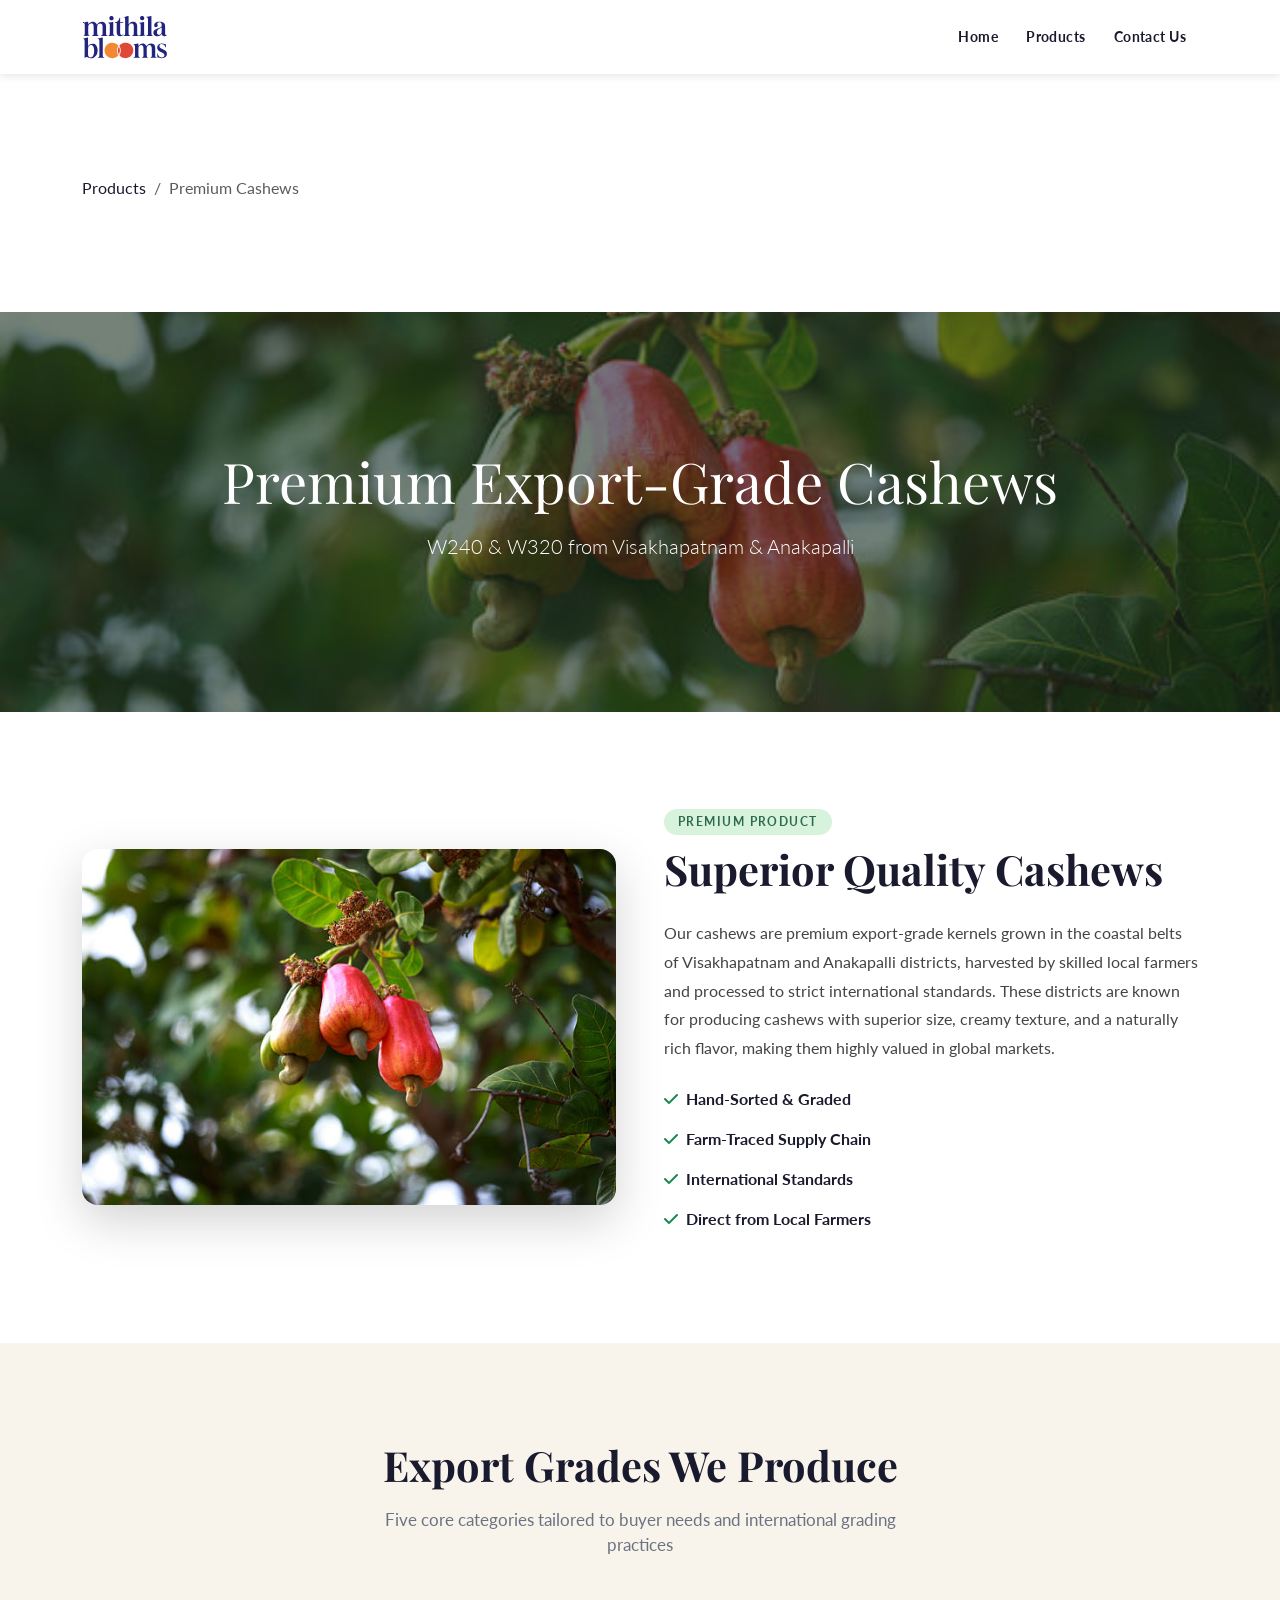
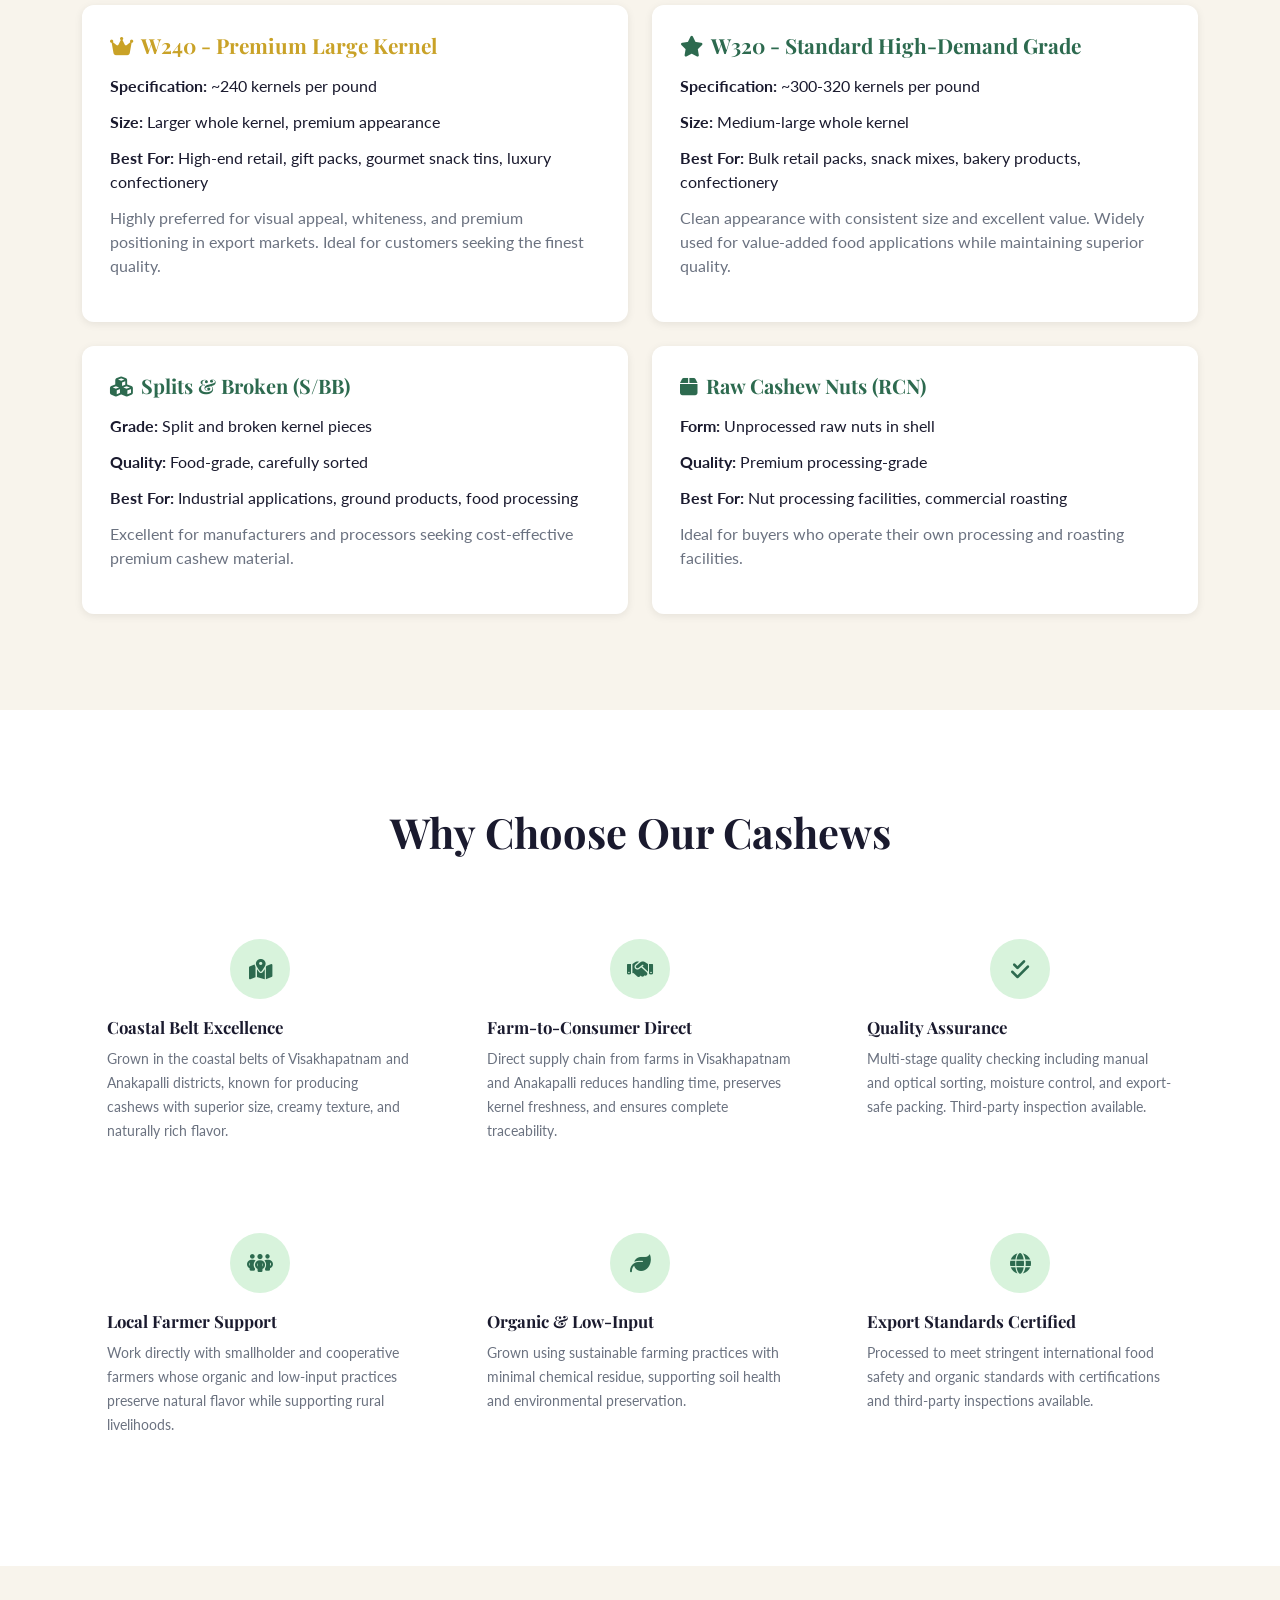
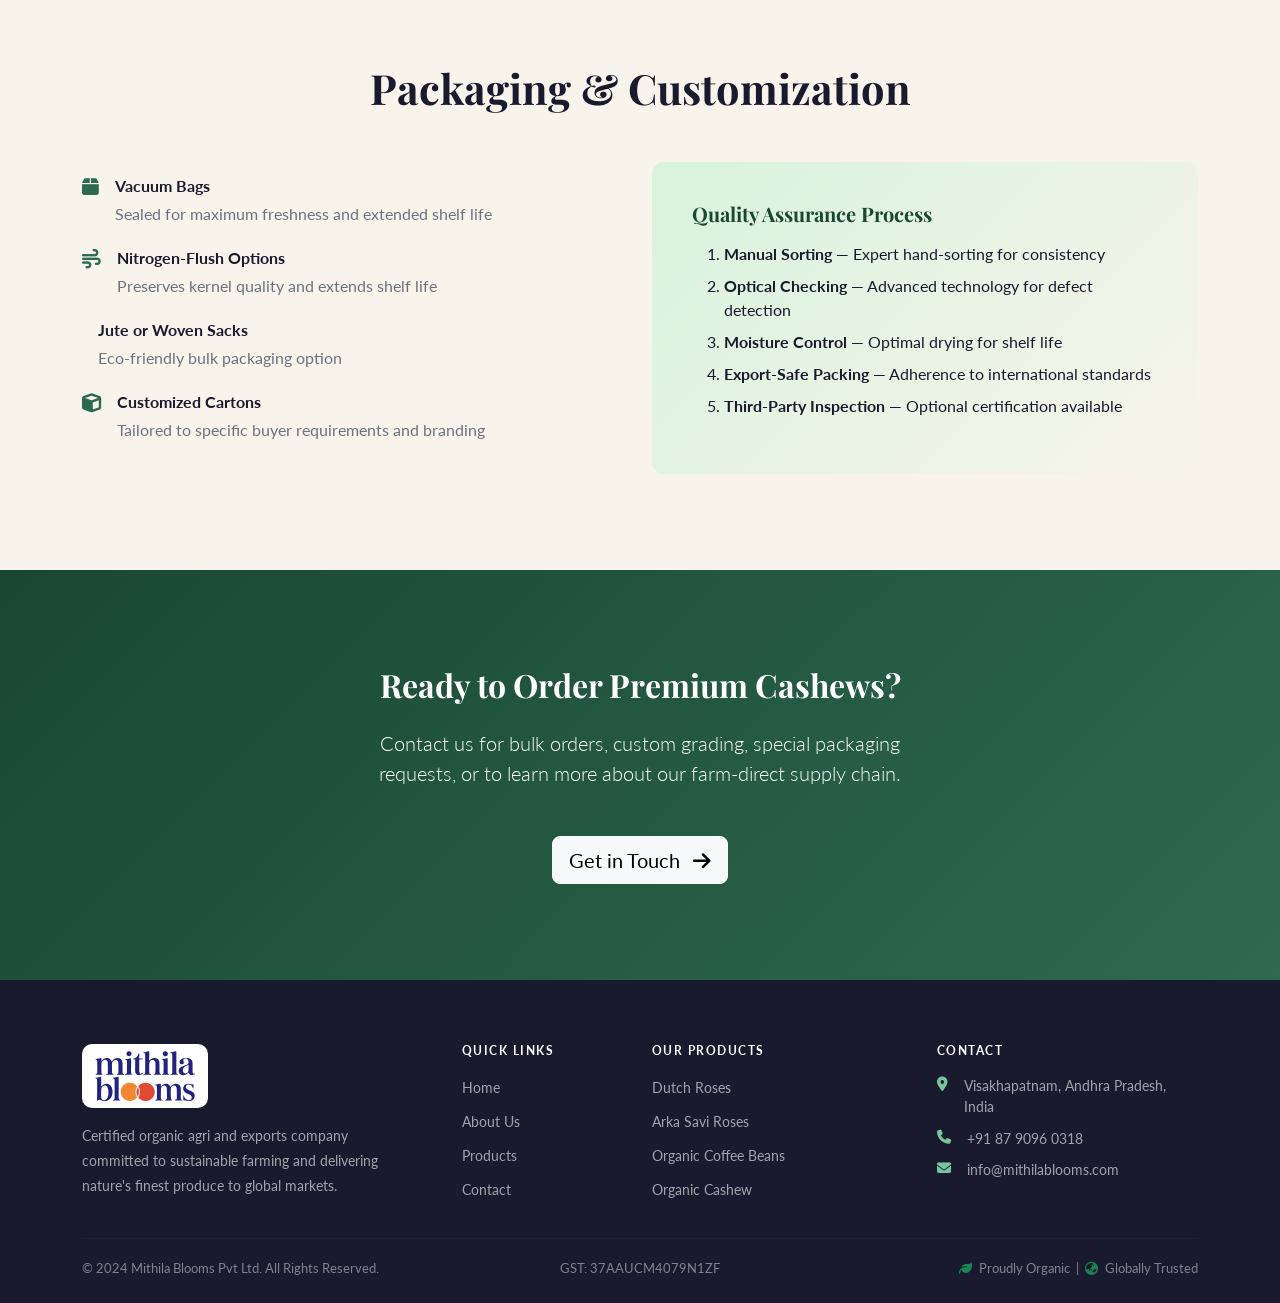
<file: cashew.html>
<!DOCTYPE html>
<html lang="en">
<head>
  <meta charset="UTF-8" />
  <meta name="viewport" content="width=device-width, initial-scale=1.0" />
  <meta name="description" content="Premium Export-Grade Cashews — W240, W320, hand-sorted from Visakhapatnam and Anakapalli, farm-traced and internationally certified." />
  <title>Premium Cashews - Mithila Blooms</title>
  <link rel="icon" type="image/svg+xml" href="images/logo-web.svg" />
  <link rel="apple-touch-icon" href="images/logo-nobg.png" />

  <!-- Bootstrap 5.3 -->
  <link href="https://cdn.jsdelivr.net/npm/bootstrap@5.3.3/dist/css/bootstrap.min.css" rel="stylesheet" />
  <!-- Font Awesome 6 -->
  <link rel="stylesheet" href="https://cdnjs.cloudflare.com/ajax/libs/font-awesome/6.5.1/css/all.min.css" />
  <!-- Google Fonts -->
  <link href="https://fonts.googleapis.com/css2?family=Playfair+Display:wght@400;600;700&family=Lato:wght@300;400;700&display=swap" rel="stylesheet" />
  <!-- AOS Animate on Scroll -->
  <link href="https://unpkg.com/aos@2.3.4/dist/aos.css" rel="stylesheet" />
  <!-- Custom CSS -->
  <link rel="stylesheet" href="css/styles.css" />
  <!-- Cashew Page Specific Styles -->
  <style>
    /* Navbar styling for cashew page */
    #mainNav {
      background: rgba(255, 255, 255, 0.95) !important;
      box-shadow: 0 2px 8px rgba(0, 0, 0, 0.1);
      transition: all 0.3s ease;
    }

    #mainNav .brand-name {
      color: var(--green-dark) !important;
    }

    #mainNav .brand-icon {
      color: var(--green-main) !important;
    }

    #mainNav .nav-link {
      color: var(--text-dark) !important;
    }

    #mainNav .btn-cta {
      background: var(--green-main);
      color: white;
    }

    #mainNav .btn-cta:hover {
      background: var(--green-dark);
    }

    /* When scrolled */
    #mainNav.scrolled {
      background: rgba(255, 255, 255, 0.98) !important;
      box-shadow: 0 4px 16px rgba(0, 0, 0, 0.15);
    }
  </style>
</head>
<body>

  <!-- ========== NAVBAR ========== -->
  <nav class="navbar navbar-expand-lg fixed-top" id="mainNav">
    <div class="container">
      <a class="navbar-brand d-flex align-items-center" href="index.html#home" aria-label="Mithila Blooms home">
        <img src="images/logo-web.svg" alt="Mithila Blooms" class="brand-logo" width="130" height="66" />
      </a>
      <button class="navbar-toggler" type="button" data-bs-toggle="collapse" data-bs-target="#navbarNav"
        aria-controls="navbarNav" aria-expanded="false" aria-label="Toggle navigation">
        <span class="navbar-toggler-icon"></span>
      </button>
      <div class="collapse navbar-collapse" id="navbarNav">
        <ul class="navbar-nav ms-auto align-items-lg-center gap-lg-1">
          <li class="nav-item"><a class="nav-link" href="index.html#home">Home</a></li>
          <li class="nav-item"><a class="nav-link" href="index.html#products">Products</a></li>
          <li class="nav-item"><a class="nav-link" href="index.html#contact">Contact Us</a></li>
        </ul>
      </div>
    </div>
  </nav>

  <!-- ========== BREADCRUMB ========== -->
  <section class="breadcrumb-section section-padding" style="margin-top: 80px;">
    <div class="container">
      <nav aria-label="breadcrumb">
        <ol class="breadcrumb">
          <li class="breadcrumb-item"><a href="index.html#products">Products</a></li>
          <li class="breadcrumb-item active">Premium Cashews</li>
        </ol>
      </nav>
    </div>
  </section>

  <!-- ========== HERO ========== -->
  <section class="product-hero" style="position: relative; background: url('images/cashew_nuts.jpg') center/cover; min-height: 400px; display: flex; align-items: center;">
    <div style="position: absolute; inset: 0; background: rgba(26, 47, 31, 0.6); pointer-events: none;"></div>
    <div class="container text-center text-white" style="position: relative; z-index: 10;">
      <h1 class="display-4" data-aos="fade-up">Premium Export-Grade Cashews</h1>
      <p class="lead mt-3" data-aos="fade-up" data-aos-delay="100">W240 & W320 from Visakhapatnam & Anakapalli</p>
    </div>
  </section>

  <!-- ========== PRODUCT OVERVIEW ========== -->
  <section class="section-padding">
    <div class="container">
      <div class="row align-items-center g-5">
        <div class="col-lg-6" data-aos="fade-right">
          <img src="images/cashew_nuts.jpg"
               alt="Premium Export-Grade Cashews" class="img-fluid rounded-4 shadow-lg" />
        </div>
        <div class="col-lg-6" data-aos="fade-left">
          <span class="section-tag">Premium Product</span>
          <h2 class="section-title mt-2">Superior Quality Cashews</h2>
          <p class="section-body mt-4">
            Our cashews are premium export-grade kernels grown in the coastal belts of Visakhapatnam and Anakapalli districts, harvested by skilled local farmers and processed to strict international standards. These districts are known for producing cashews with superior size, creamy texture, and a naturally rich flavor, making them highly valued in global markets.
          </p>
          <ul class="mt-4" style="list-style: none; padding: 0;">
            <li class="mb-3"><i class="fa-solid fa-check me-2 text-success"></i><strong>Hand-Sorted & Graded</strong></li>
            <li class="mb-3"><i class="fa-solid fa-check me-2 text-success"></i><strong>Farm-Traced Supply Chain</strong></li>
            <li class="mb-3"><i class="fa-solid fa-check me-2 text-success"></i><strong>International Standards</strong></li>
            <li class="mb-3"><i class="fa-solid fa-check me-2 text-success"></i><strong>Direct from Local Farmers</strong></li>
          </ul>
        </div>
      </div>
    </div>
  </section>

  <!-- ========== EXPORT GRADES ========== -->
  <section class="section-padding bg-cream">
    <div class="container">
      <div class="text-center mb-5" data-aos="fade-up">
        <h2 class="section-title">Export Grades We Produce</h2>
        <p class="section-subtitle mt-3">
          Five core categories tailored to buyer needs and international grading practices
        </p>
      </div>
      <div class="row g-4">
        <div class="col-lg-6" data-aos="fade-up" data-aos-delay="0">
          <div style="background: white; padding: 28px; border-radius: 12px; box-shadow: 0 2px 8px rgba(0,0,0,0.08);">
            <h5 style="color: var(--gold); font-weight: 700; margin-bottom: 16px; font-size: 1.3rem;"><i class="fa-solid fa-crown me-2"></i>W240 - Premium Large Kernel</h5>
            <p style="margin-bottom: 12px;"><strong>Specification:</strong> ~240 kernels per pound</p>
            <p style="margin-bottom: 12px;"><strong>Size:</strong> Larger whole kernel, premium appearance</p>
            <p style="margin-bottom: 12px;"><strong>Best For:</strong> High-end retail, gift packs, gourmet snack tins, luxury confectionery</p>
            <p style="color: var(--text-muted);">Highly preferred for visual appeal, whiteness, and premium positioning in export markets. Ideal for customers seeking the finest quality.</p>
          </div>
        </div>
        <div class="col-lg-6" data-aos="fade-up" data-aos-delay="100">
          <div style="background: white; padding: 28px; border-radius: 12px; box-shadow: 0 2px 8px rgba(0,0,0,0.08);">
            <h5 style="color: var(--green-main); font-weight: 700; margin-bottom: 16px; font-size: 1.3rem;"><i class="fa-solid fa-star me-2"></i>W320 - Standard High-Demand Grade</h5>
            <p style="margin-bottom: 12px;"><strong>Specification:</strong> ~300-320 kernels per pound</p>
            <p style="margin-bottom: 12px;"><strong>Size:</strong> Medium-large whole kernel</p>
            <p style="margin-bottom: 12px;"><strong>Best For:</strong> Bulk retail packs, snack mixes, bakery products, confectionery</p>
            <p style="color: var(--text-muted);">Clean appearance with consistent size and excellent value. Widely used for value-added food applications while maintaining superior quality.</p>
          </div>
        </div>
        <div class="col-lg-6" data-aos="fade-up" data-aos-delay="200">
          <div style="background: white; padding: 28px; border-radius: 12px; box-shadow: 0 2px 8px rgba(0,0,0,0.08);">
            <h5 style="color: var(--green-main); font-weight: 700; margin-bottom: 16px;"><i class="fa-solid fa-cubes me-2"></i>Splits & Broken (S/BB)</h5>
            <p style="margin-bottom: 12px;"><strong>Grade:</strong> Split and broken kernel pieces</p>
            <p style="margin-bottom: 12px;"><strong>Quality:</strong> Food-grade, carefully sorted</p>
            <p style="margin-bottom: 12px;"><strong>Best For:</strong> Industrial applications, ground products, food processing</p>
            <p style="color: var(--text-muted);">Excellent for manufacturers and processors seeking cost-effective premium cashew material.</p>
          </div>
        </div>
        <div class="col-lg-6" data-aos="fade-up" data-aos-delay="300">
          <div style="background: white; padding: 28px; border-radius: 12px; box-shadow: 0 2px 8px rgba(0,0,0,0.08);">
            <h5 style="color: var(--green-main); font-weight: 700; margin-bottom: 16px;"><i class="fa-solid fa-box me-2"></i>Raw Cashew Nuts (RCN)</h5>
            <p style="margin-bottom: 12px;"><strong>Form:</strong> Unprocessed raw nuts in shell</p>
            <p style="margin-bottom: 12px;"><strong>Quality:</strong> Premium processing-grade</p>
            <p style="margin-bottom: 12px;"><strong>Best For:</strong> Nut processing facilities, commercial roasting</p>
            <p style="color: var(--text-muted);">Ideal for buyers who operate their own processing and roasting facilities.</p>
          </div>
        </div>
      </div>
    </div>
  </section>

  <!-- ========== FEATURES ========== -->
  <section class="section-padding">
    <div class="container">
      <div class="text-center mb-5" data-aos="fade-up">
        <h2 class="section-title">Why Choose Our Cashews</h2>
      </div>
      <div class="row g-4">
        <div class="col-md-4" data-aos="fade-up" data-aos-delay="0">
          <div class="organic-card" style="background: white; color: var(--text-dark);">
            <div class="organic-icon" style="background: var(--green-pale); color: var(--green-main);"><i class="fa-solid fa-map-location-dot"></i></div>
            <h5 style="color: var(--text-dark);">Coastal Belt Excellence</h5>
            <p style="color: var(--text-muted);">Grown in the coastal belts of Visakhapatnam and Anakapalli districts, known for producing cashews with superior size, creamy texture, and naturally rich flavor.</p>
          </div>
        </div>
        <div class="col-md-4" data-aos="fade-up" data-aos-delay="150">
          <div class="organic-card" style="background: white; color: var(--text-dark);">
            <div class="organic-icon" style="background: var(--green-pale); color: var(--green-main);"><i class="fa-solid fa-handshake"></i></div>
            <h5 style="color: var(--text-dark);">Farm-to-Consumer Direct</h5>
            <p style="color: var(--text-muted);">Direct supply chain from farms in Visakhapatnam and Anakapalli reduces handling time, preserves kernel freshness, and ensures complete traceability.</p>
          </div>
        </div>
        <div class="col-md-4" data-aos="fade-up" data-aos-delay="300">
          <div class="organic-card" style="background: white; color: var(--text-dark);">
            <div class="organic-icon" style="background: var(--green-pale); color: var(--green-main);"><i class="fa-solid fa-check-double"></i></div>
            <h5 style="color: var(--text-dark);">Quality Assurance</h5>
            <p style="color: var(--text-muted);">Multi-stage quality checking including manual and optical sorting, moisture control, and export-safe packing. Third-party inspection available.</p>
          </div>
        </div>
        <div class="col-md-4" data-aos="fade-up" data-aos-delay="0">
          <div class="organic-card" style="background: white; color: var(--text-dark);">
            <div class="organic-icon" style="background: var(--green-pale); color: var(--green-main);"><i class="fa-solid fa-people-group"></i></div>
            <h5 style="color: var(--text-dark);">Local Farmer Support</h5>
            <p style="color: var(--text-muted);">Work directly with smallholder and cooperative farmers whose organic and low-input practices preserve natural flavor while supporting rural livelihoods.</p>
          </div>
        </div>
        <div class="col-md-4" data-aos="fade-up" data-aos-delay="150">
          <div class="organic-card" style="background: white; color: var(--text-dark);">
            <div class="organic-icon" style="background: var(--green-pale); color: var(--green-main);"><i class="fa-solid fa-leaf"></i></div>
            <h5 style="color: var(--text-dark);">Organic & Low-Input</h5>
            <p style="color: var(--text-muted);">Grown using sustainable farming practices with minimal chemical residue, supporting soil health and environmental preservation.</p>
          </div>
        </div>
        <div class="col-md-4" data-aos="fade-up" data-aos-delay="300">
          <div class="organic-card" style="background: white; color: var(--text-dark);">
            <div class="organic-icon" style="background: var(--green-pale); color: var(--green-main);"><i class="fa-solid fa-globe"></i></div>
            <h5 style="color: var(--text-dark);">Export Standards Certified</h5>
            <p style="color: var(--text-muted);">Processed to meet stringent international food safety and organic standards with certifications and third-party inspections available.</p>
          </div>
        </div>
      </div>
    </div>
  </section>

  <!-- ========== PACKAGING ========== -->
  <section class="section-padding bg-cream">
    <div class="container">
      <div class="text-center mb-5" data-aos="fade-up">
        <h2 class="section-title">Packaging & Customization</h2>
      </div>
      <div class="row g-4 align-items-center">
        <div class="col-lg-6" data-aos="fade-left">
          <ul style="list-style: none; padding: 0;">
            <li class="mb-3" style="display: flex; align-items: flex-start;">
              <i class="fa-solid fa-box me-3 mt-1" style="color: var(--green-main); font-size: 1.2rem;"></i>
              <div>
                <strong>Vacuum Bags</strong>
                <p style="margin: 4px 0; color: var(--text-muted);">Sealed for maximum freshness and extended shelf life</p>
              </div>
            </li>
            <li class="mb-3" style="display: flex; align-items: flex-start;">
              <i class="fa-solid fa-wind me-3 mt-1" style="color: var(--green-main); font-size: 1.2rem;"></i>
              <div>
                <strong>Nitrogen-Flush Options</strong>
                <p style="margin: 4px 0; color: var(--text-muted);">Preserves kernel quality and extends shelf life</p>
              </div>
            </li>
            <li class="mb-3" style="display: flex; align-items: flex-start;">
              <i class="fa-solid fa-sack me-3 mt-1" style="color: var(--green-main); font-size: 1.2rem;"></i>
              <div>
                <strong>Jute or Woven Sacks</strong>
                <p style="margin: 4px 0; color: var(--text-muted);">Eco-friendly bulk packaging option</p>
              </div>
            </li>
            <li style="display: flex; align-items: flex-start;">
              <i class="fa-solid fa-cube me-3 mt-1" style="color: var(--green-main); font-size: 1.2rem;"></i>
              <div>
                <strong>Customized Cartons</strong>
                <p style="margin: 4px 0; color: var(--text-muted);">Tailored to specific buyer requirements and branding</p>
              </div>
            </li>
          </ul>
        </div>
        <div class="col-lg-6" data-aos="fade-right">
          <div style="background: linear-gradient(135deg, var(--green-pale) 0%, var(--cream) 100%); padding: 40px; border-radius: 12px;">
            <h5 style="color: var(--green-dark); margin-bottom: 16px;">Quality Assurance Process</h5>
            <ol style="color: var(--text-dark);">
              <li class="mb-2"><strong>Manual Sorting</strong> — Expert hand-sorting for consistency</li>
              <li class="mb-2"><strong>Optical Checking</strong> — Advanced technology for defect detection</li>
              <li class="mb-2"><strong>Moisture Control</strong> — Optimal drying for shelf life</li>
              <li class="mb-2"><strong>Export-Safe Packing</strong> — Adherence to international standards</li>
              <li><strong>Third-Party Inspection</strong> — Optional certification available</li>
            </ol>
          </div>
        </div>
      </div>
    </div>
  </section>

  <!-- ========== CTA ========== -->
  <section class="section-padding" style="background: linear-gradient(135deg, var(--green-dark) 0%, var(--green-main) 100%);">
    <div class="container text-center text-white">
      <h2 class="mb-4" data-aos="fade-up">Ready to Order Premium Cashews?</h2>
      <p class="lead mb-5" data-aos="fade-up" data-aos-delay="100" style="max-width: 600px; margin-left: auto; margin-right: auto;">
        Contact us for bulk orders, custom grading, special packaging requests, or to learn more about our farm-direct supply chain.
      </p>
      <a href="index.html#contact" class="btn btn-light btn-lg" data-aos="fade-up" data-aos-delay="200">
        Get in Touch <i class="fa-solid fa-arrow-right ms-2"></i>
      </a>
    </div>
  </section>

  <!-- ========== FOOTER ========== -->
  <footer class="footer">
    <div class="container">
      <div class="row g-4 mb-4">
        <div class="col-lg-4">
          <div class="footer-brand mb-3">
            <img src="images/logo-web.svg" alt="Mithila Blooms Pvt Ltd." class="footer-logo" loading="lazy" />
          </div>
          <p class="footer-about">
            Certified organic agri and exports company committed to sustainable farming and delivering nature's finest produce to global markets.
          </p>
        </div>
        <div class="col-sm-6 col-lg-2">
          <h6 class="footer-heading">Quick Links</h6>
          <ul class="footer-links">
            <li><a href="index.html#home">Home</a></li>
            <li><a href="index.html#about">About Us</a></li>
            <li><a href="index.html#products">Products</a></li>
            <li><a href="index.html#contact">Contact</a></li>
          </ul>
        </div>
        <div class="col-sm-6 col-lg-3">
          <h6 class="footer-heading">Our Products</h6>
          <ul class="footer-links">
            <li><a href="index.html#products">Dutch Roses</a></li>
            <li><a href="index.html#products">Arka Savi Roses</a></li>
            <li><a href="coffee.html">Organic Coffee Beans</a></li>
            <li><a href="cashew.html">Organic Cashew</a></li>
          </ul>
        </div>
        <div class="col-lg-3">
          <h6 class="footer-heading">Contact</h6>
          <ul class="footer-contact-list">
            <li><i class="fa-solid fa-location-dot me-2"></i>Visakhapatnam, Andhra Pradesh, India</li>
            <li><i class="fa-solid fa-phone me-2"></i>+91 87 9096 0318</li>
            <li><i class="fa-solid fa-envelope me-2"></i>info@mithilablooms.com</li>
          </ul>
        </div>
      </div>
      <hr class="footer-divider" />
      <div class="row align-items-center">
        <div class="col-md-4 text-center text-md-start">
          <p class="footer-copy mb-0">
            &copy; 2024 Mithila Blooms Pvt Ltd. All Rights Reserved.
          </p>
        </div>
        <div class="col-md-4 text-center mt-2 mt-md-0">
          <p class="footer-copy mb-0">
            GST: 37AAUCM4079N1ZF
          </p>
        </div>
        <div class="col-md-4 text-center text-md-end mt-2 mt-md-0">
          <p class="footer-copy mb-0">
            <i class="fa-solid fa-leaf me-1 text-success"></i> Proudly Organic &nbsp;|&nbsp;
            <i class="fa-solid fa-earth-asia me-1 text-success"></i> Globally Trusted
          </p>
        </div>
      </div>
    </div>
  </footer>

  <!-- Bootstrap JS -->
  <script src="https://cdn.jsdelivr.net/npm/bootstrap@5.3.3/dist/js/bootstrap.bundle.min.js"></script>
  <!-- AOS -->
  <script src="https://unpkg.com/aos@2.3.4/dist/aos.js"></script>
  <!-- Custom JS -->
  <script src="js/main.js"></script>
</body>
</html>
</file>
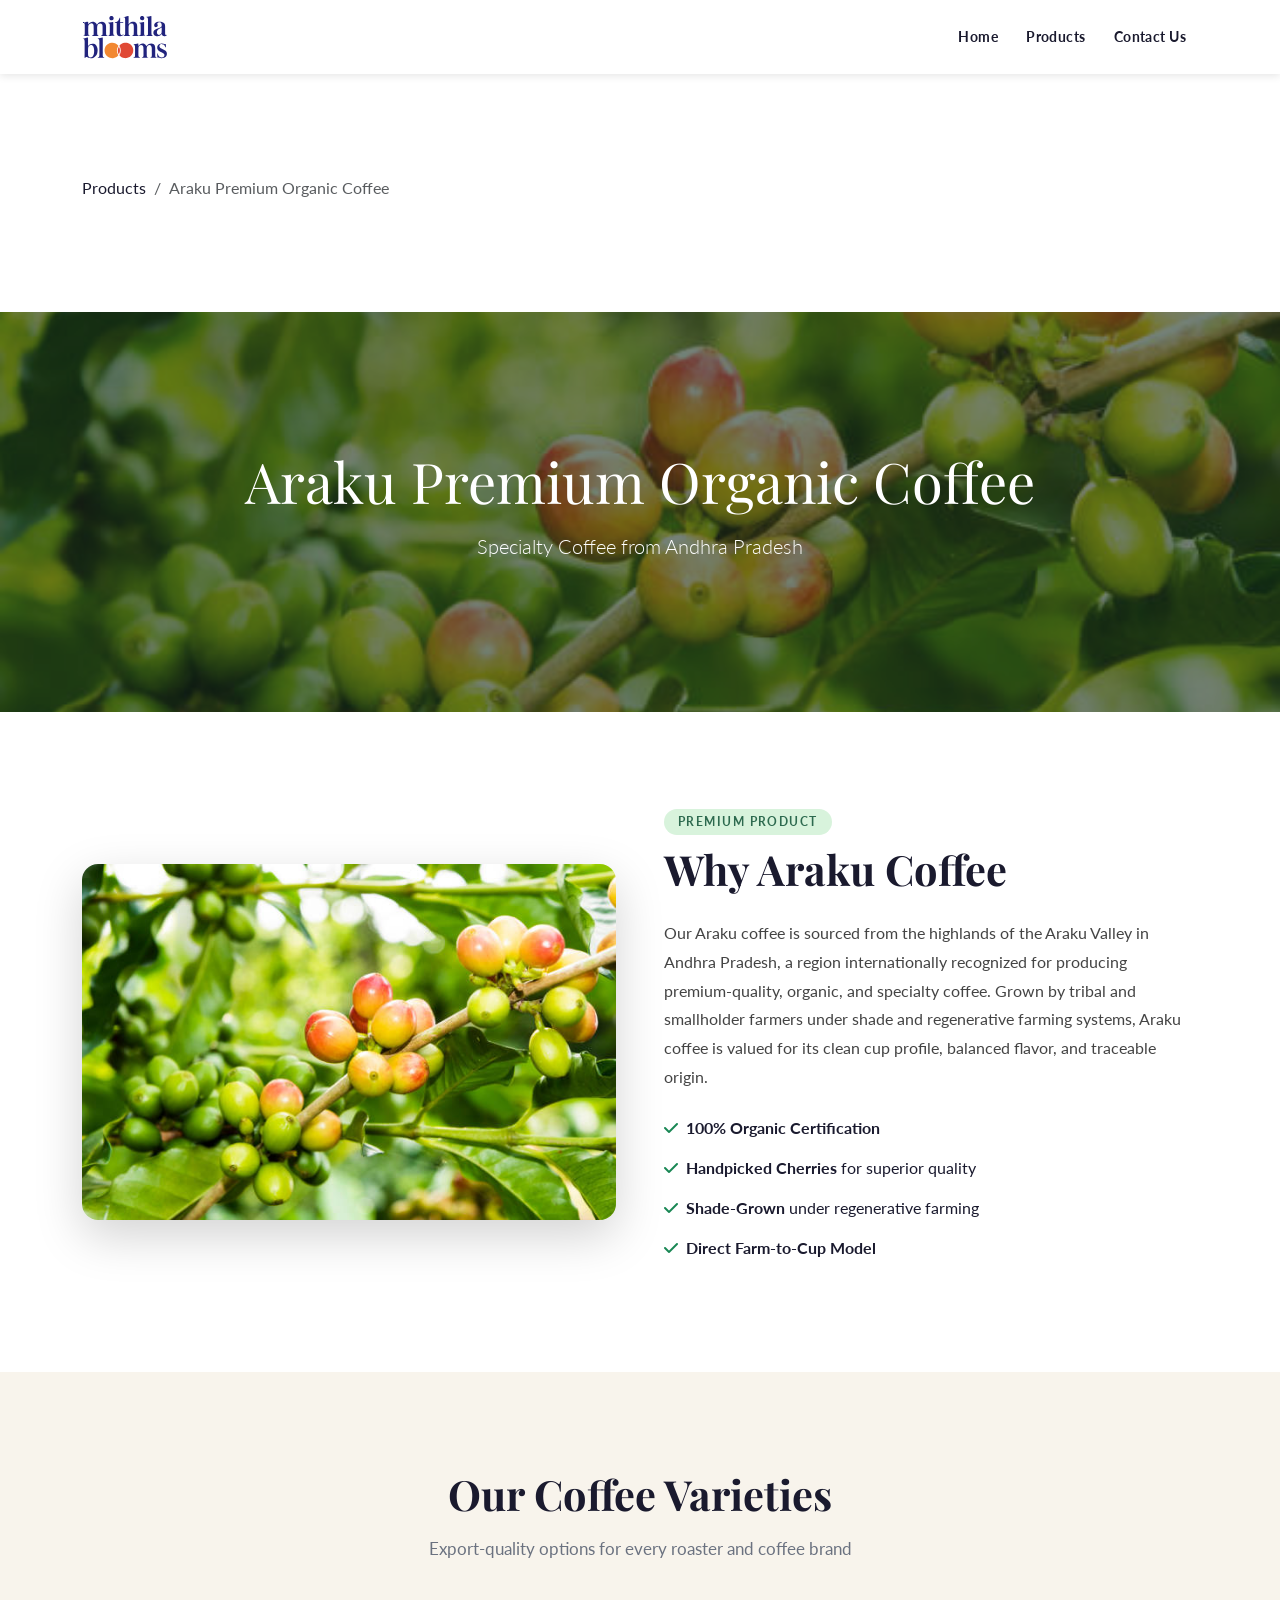
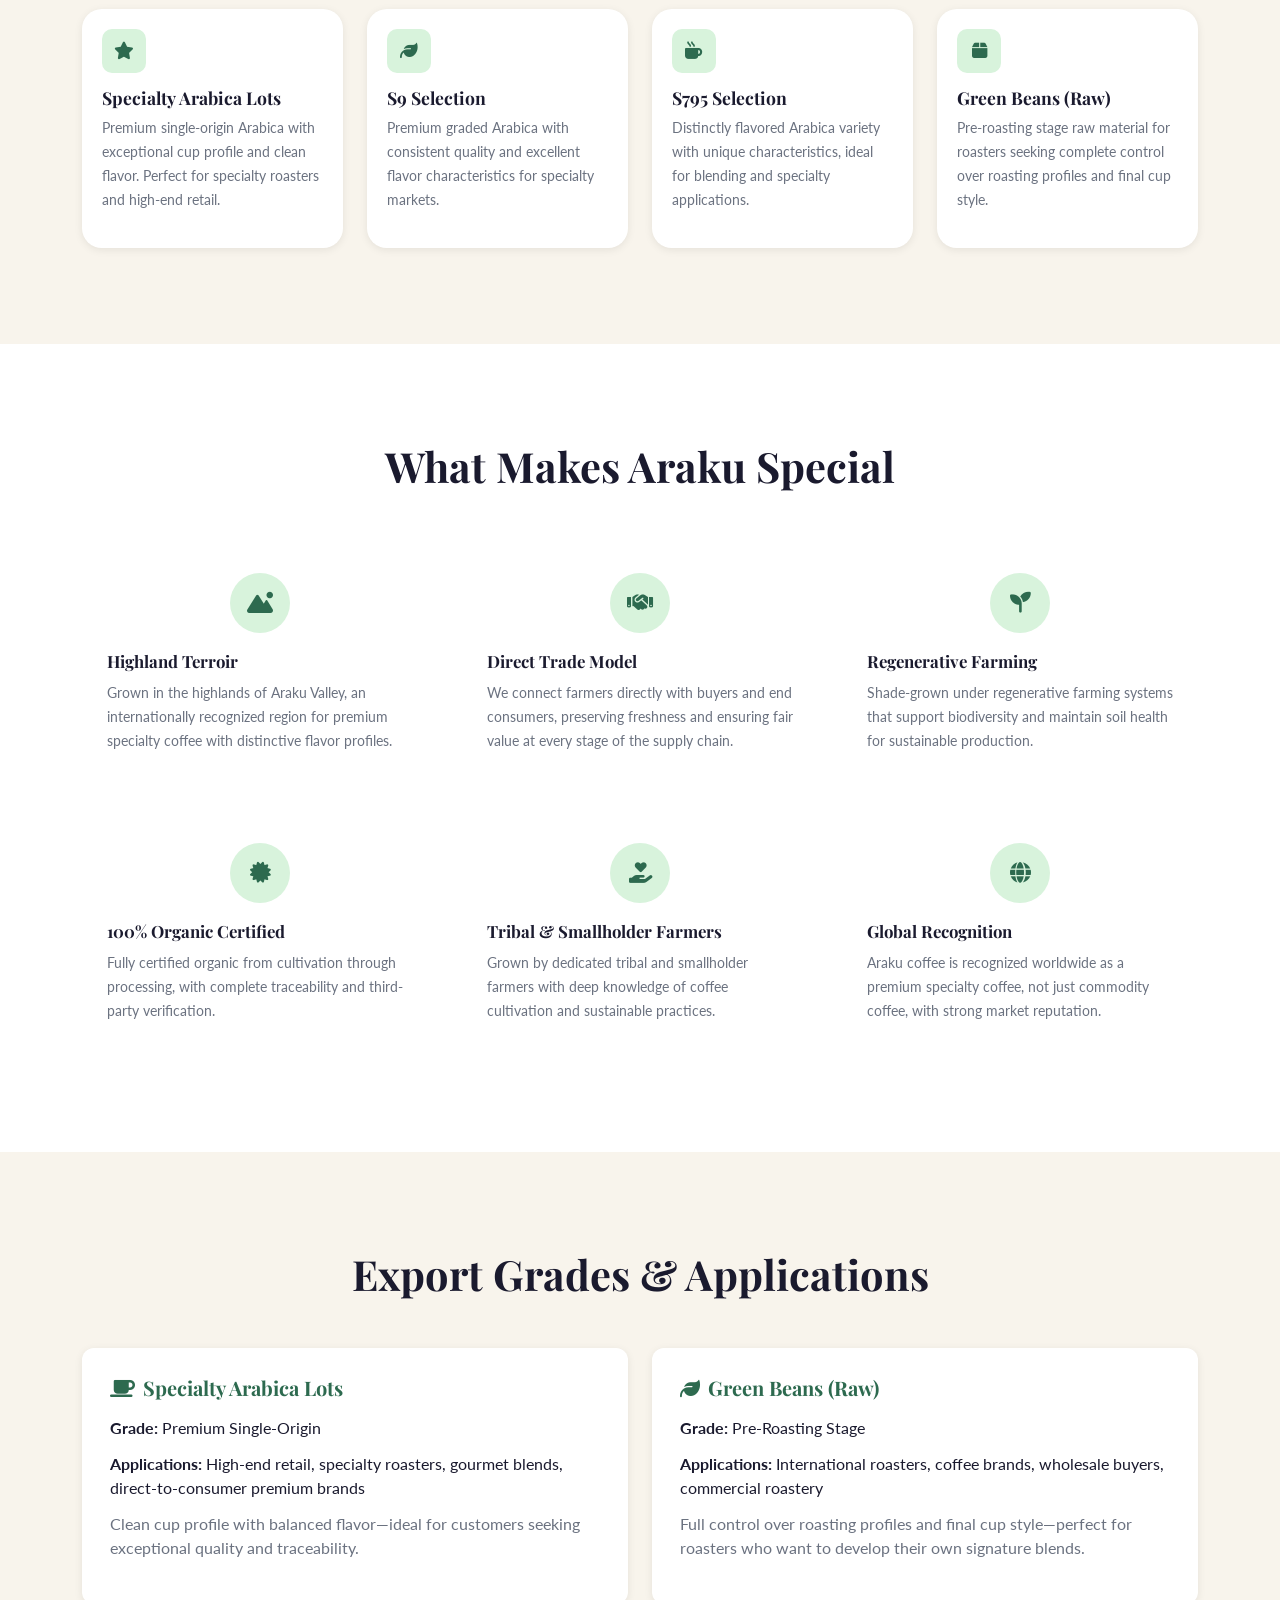
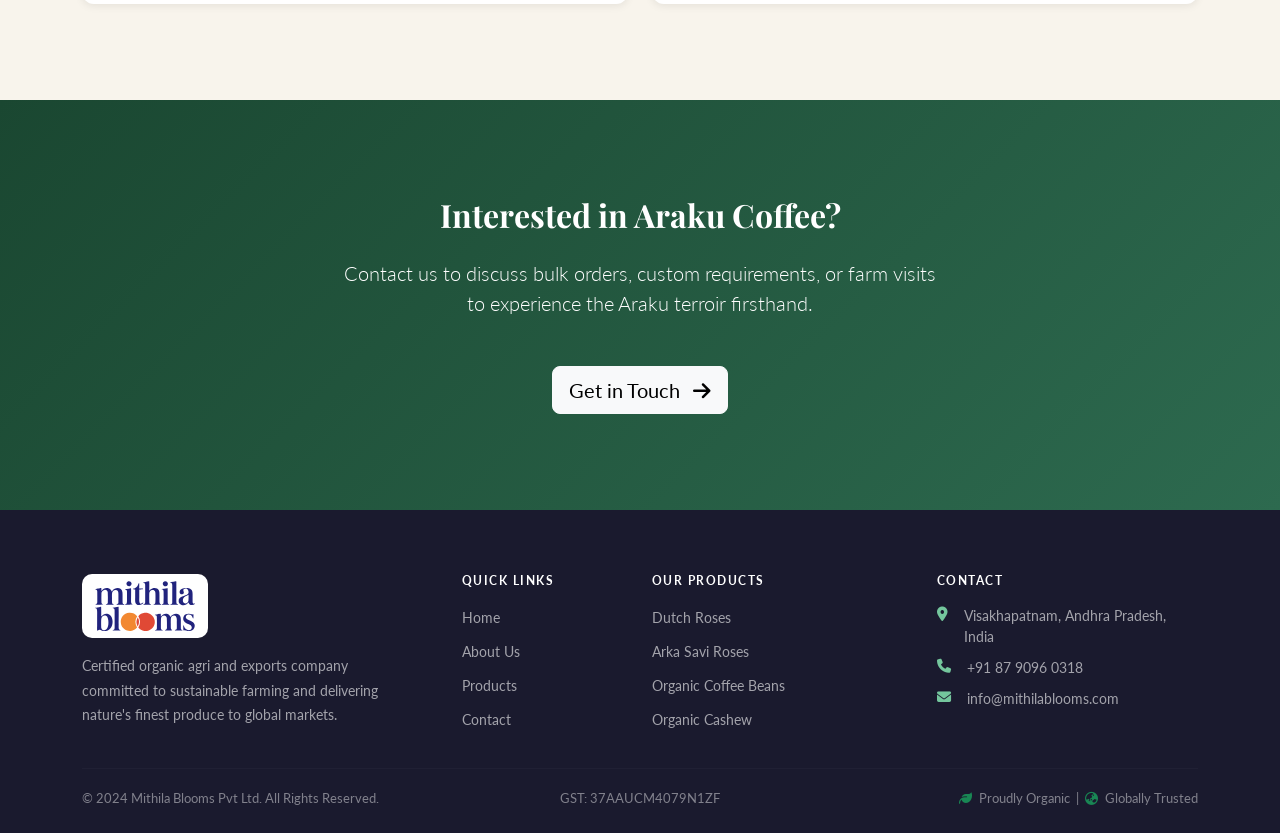
<file: coffee.html>
<!DOCTYPE html>
<html lang="en">
<head>
  <meta charset="UTF-8" />
  <meta name="viewport" content="width=device-width, initial-scale=1.0" />
  <meta name="description" content="Araku Premium Organic Coffee — specialty coffee from Andhra Pradesh, farm-traced and export-quality for roasters and coffee brands." />
  <title>Araku Premium Organic Coffee - Mithila Blooms</title>
  <link rel="icon" type="image/svg+xml" href="images/logo-web.svg" />
  <link rel="apple-touch-icon" href="images/logo-nobg.png" />

  <!-- Bootstrap 5.3 -->
  <link href="https://cdn.jsdelivr.net/npm/bootstrap@5.3.3/dist/css/bootstrap.min.css" rel="stylesheet" />
  <!-- Font Awesome 6 -->
  <link rel="stylesheet" href="https://cdnjs.cloudflare.com/ajax/libs/font-awesome/6.5.1/css/all.min.css" />
  <!-- Google Fonts -->
  <link href="https://fonts.googleapis.com/css2?family=Playfair+Display:wght@400;600;700&family=Lato:wght@300;400;700&display=swap" rel="stylesheet" />
  <!-- AOS Animate on Scroll -->
  <link href="https://unpkg.com/aos@2.3.4/dist/aos.css" rel="stylesheet" />
  <!-- Custom CSS -->
  <link rel="stylesheet" href="css/styles.css" />
  <!-- Coffee Page Specific Styles -->
  <style>
    /* Navbar styling for coffee page */
    #mainNav {
      background: rgba(255, 255, 255, 0.95) !important;
      box-shadow: 0 2px 8px rgba(0, 0, 0, 0.1);
      transition: all 0.3s ease;
    }

    #mainNav .brand-name {
      color: var(--green-dark) !important;
    }

    #mainNav .brand-icon {
      color: var(--green-main) !important;
    }

    #mainNav .nav-link {
      color: var(--text-dark) !important;
    }

    #mainNav .btn-cta {
      background: var(--green-main);
      color: white;
    }

    #mainNav .btn-cta:hover {
      background: var(--green-dark);
    }

    /* When scrolled */
    #mainNav.scrolled {
      background: rgba(255, 255, 255, 0.98) !important;
      box-shadow: 0 4px 16px rgba(0, 0, 0, 0.15);
    }
  </style>
</head>
<body>

  <!-- ========== NAVBAR ========== -->
  <nav class="navbar navbar-expand-lg fixed-top" id="mainNav">
    <div class="container">
      <a class="navbar-brand d-flex align-items-center" href="index.html#home" aria-label="Mithila Blooms home">
        <img src="images/logo-web.svg" alt="Mithila Blooms" class="brand-logo" width="130" height="66" />
      </a>
      <button class="navbar-toggler" type="button" data-bs-toggle="collapse" data-bs-target="#navbarNav"
        aria-controls="navbarNav" aria-expanded="false" aria-label="Toggle navigation">
        <span class="navbar-toggler-icon"></span>
      </button>
      <div class="collapse navbar-collapse" id="navbarNav">
        <ul class="navbar-nav ms-auto align-items-lg-center gap-lg-1">
          <li class="nav-item"><a class="nav-link" href="index.html#home">Home</a></li>
          <li class="nav-item"><a class="nav-link" href="index.html#products">Products</a></li>
          <li class="nav-item"><a class="nav-link" href="index.html#contact">Contact Us</a></li>
        </ul>
      </div>
    </div>
  </nav>

  <!-- ========== BREADCRUMB ========== -->
  <section class="breadcrumb-section section-padding" style="margin-top: 80px;">
    <div class="container">
      <nav aria-label="breadcrumb">
        <ol class="breadcrumb">
          <li class="breadcrumb-item"><a href="index.html#products">Products</a></li>
          <li class="breadcrumb-item active">Araku Premium Organic Coffee</li>
        </ol>
      </nav>
    </div>
  </section>

  <!-- ========== HERO ========== -->
  <section class="product-hero" style="position: relative; background: url('images/coffee_beans.jpg') center/cover; min-height: 400px; display: flex; align-items: center;">
    <div style="position: absolute; inset: 0; background: rgba(26, 47, 31, 0.6); pointer-events: none;"></div>
    <div class="container text-center text-white" style="position: relative; z-index: 10;">
      <h1 class="display-4" data-aos="fade-up">Araku Premium Organic Coffee</h1>
      <p class="lead mt-3" data-aos="fade-up" data-aos-delay="100">Specialty Coffee from Andhra Pradesh</p>
    </div>
  </section>

  <!-- ========== PRODUCT OVERVIEW ========== -->
  <section class="section-padding">
    <div class="container">
      <div class="row align-items-center g-5">
        <div class="col-lg-6" data-aos="fade-right">
          <img src="images/coffee_beans.jpg"
               alt="Araku Premium Organic Coffee" class="img-fluid rounded-4 shadow-lg" />
        </div>
        <div class="col-lg-6" data-aos="fade-left">
          <span class="section-tag">Premium Product</span>
          <h2 class="section-title mt-2">Why Araku Coffee</h2>
          <p class="section-body mt-4">
            Our Araku coffee is sourced from the highlands of the Araku Valley in Andhra Pradesh, a region internationally recognized for producing premium-quality, organic, and specialty coffee. Grown by tribal and smallholder farmers under shade and regenerative farming systems, Araku coffee is valued for its clean cup profile, balanced flavor, and traceable origin.
          </p>
          <ul class="mt-4" style="list-style: none; padding: 0;">
            <li class="mb-3"><i class="fa-solid fa-check me-2 text-success"></i><strong>100% Organic Certification</strong></li>
            <li class="mb-3"><i class="fa-solid fa-check me-2 text-success"></i><strong>Handpicked Cherries</strong> for superior quality</li>
            <li class="mb-3"><i class="fa-solid fa-check me-2 text-success"></i><strong>Shade-Grown</strong> under regenerative farming</li>
            <li class="mb-3"><i class="fa-solid fa-check me-2 text-success"></i><strong>Direct Farm-to-Cup Model</strong></li>
          </ul>
        </div>
      </div>
    </div>
  </section>

  <!-- ========== VARIETIES ========== -->
  <section class="section-padding bg-cream">
    <div class="container">
      <div class="text-center mb-5" data-aos="fade-up">
        <h2 class="section-title">Our Coffee Varieties</h2>
        <p class="section-subtitle mt-3">
          Export-quality options for every roaster and coffee brand
        </p>
      </div>
      <div class="row g-4">
        <div class="col-md-6 col-lg-3" data-aos="fade-up" data-aos-delay="0">
          <div class="product-card">
            <div class="product-body">
              <div class="product-icon"><i class="fa-solid fa-star"></i></div>
              <h5 class="product-title">Specialty Arabica Lots</h5>
              <p class="product-desc">
                Premium single-origin Arabica with exceptional cup profile and clean flavor. Perfect for specialty roasters and high-end retail.
              </p>
            </div>
          </div>
        </div>
        <div class="col-md-6 col-lg-3" data-aos="fade-up" data-aos-delay="100">
          <div class="product-card">
            <div class="product-body">
              <div class="product-icon"><i class="fa-solid fa-leaf"></i></div>
              <h5 class="product-title">S9 Selection</h5>
              <p class="product-desc">
                Premium graded Arabica with consistent quality and excellent flavor characteristics for specialty markets.
              </p>
            </div>
          </div>
        </div>
        <div class="col-md-6 col-lg-3" data-aos="fade-up" data-aos-delay="200">
          <div class="product-card">
            <div class="product-body">
              <div class="product-icon"><i class="fa-solid fa-mug-hot"></i></div>
              <h5 class="product-title">S795 Selection</h5>
              <p class="product-desc">
                Distinctly flavored Arabica variety with unique characteristics, ideal for blending and specialty applications.
              </p>
            </div>
          </div>
        </div>
        <div class="col-md-6 col-lg-3" data-aos="fade-up" data-aos-delay="300">
          <div class="product-card">
            <div class="product-body">
              <div class="product-icon"><i class="fa-solid fa-box"></i></div>
              <h5 class="product-title">Green Beans (Raw)</h5>
              <p class="product-desc">
                Pre-roasting stage raw material for roasters seeking complete control over roasting profiles and final cup style.
              </p>
            </div>
          </div>
        </div>
      </div>
    </div>
  </section>

  <!-- ========== FEATURES ========== -->
  <section class="section-padding">
    <div class="container">
      <div class="text-center mb-5" data-aos="fade-up">
        <h2 class="section-title">What Makes Araku Special</h2>
      </div>
      <div class="row g-4">
        <div class="col-md-4" data-aos="fade-up" data-aos-delay="0">
          <div class="organic-card" style="background: white; color: var(--text-dark);">
            <div class="organic-icon" style="background: var(--green-pale); color: var(--green-main);"><i class="fa-solid fa-mountain-sun"></i></div>
            <h5 style="color: var(--text-dark);">Highland Terroir</h5>
            <p style="color: var(--text-muted);">Grown in the highlands of Araku Valley, an internationally recognized region for premium specialty coffee with distinctive flavor profiles.</p>
          </div>
        </div>
        <div class="col-md-4" data-aos="fade-up" data-aos-delay="150">
          <div class="organic-card" style="background: white; color: var(--text-dark);">
            <div class="organic-icon" style="background: var(--green-pale); color: var(--green-main);"><i class="fa-solid fa-handshake"></i></div>
            <h5 style="color: var(--text-dark);">Direct Trade Model</h5>
            <p style="color: var(--text-muted);">We connect farmers directly with buyers and end consumers, preserving freshness and ensuring fair value at every stage of the supply chain.</p>
          </div>
        </div>
        <div class="col-md-4" data-aos="fade-up" data-aos-delay="300">
          <div class="organic-card" style="background: white; color: var(--text-dark);">
            <div class="organic-icon" style="background: var(--green-pale); color: var(--green-main);"><i class="fa-solid fa-seedling"></i></div>
            <h5 style="color: var(--text-dark);">Regenerative Farming</h5>
            <p style="color: var(--text-muted);">Shade-grown under regenerative farming systems that support biodiversity and maintain soil health for sustainable production.</p>
          </div>
        </div>
        <div class="col-md-4" data-aos="fade-up" data-aos-delay="0">
          <div class="organic-card" style="background: white; color: var(--text-dark);">
            <div class="organic-icon" style="background: var(--green-pale); color: var(--green-main);"><i class="fa-solid fa-certificate"></i></div>
            <h5 style="color: var(--text-dark);">100% Organic Certified</h5>
            <p style="color: var(--text-muted);">Fully certified organic from cultivation through processing, with complete traceability and third-party verification.</p>
          </div>
        </div>
        <div class="col-md-4" data-aos="fade-up" data-aos-delay="150">
          <div class="organic-card" style="background: white; color: var(--text-dark);">
            <div class="organic-icon" style="background: var(--green-pale); color: var(--green-main);"><i class="fa-solid fa-hand-holding-heart"></i></div>
            <h5 style="color: var(--text-dark);">Tribal & Smallholder Farmers</h5>
            <p style="color: var(--text-muted);">Grown by dedicated tribal and smallholder farmers with deep knowledge of coffee cultivation and sustainable practices.</p>
          </div>
        </div>
        <div class="col-md-4" data-aos="fade-up" data-aos-delay="300">
          <div class="organic-card" style="background: white; color: var(--text-dark);">
            <div class="organic-icon" style="background: var(--green-pale); color: var(--green-main);"><i class="fa-solid fa-globe"></i></div>
            <h5 style="color: var(--text-dark);">Global Recognition</h5>
            <p style="color: var(--text-muted);">Araku coffee is recognized worldwide as a premium specialty coffee, not just commodity coffee, with strong market reputation.</p>
          </div>
        </div>
      </div>
    </div>
  </section>

  <!-- ========== EXPORT GRADES ========== -->
  <section class="section-padding bg-cream">
    <div class="container">
      <div class="text-center mb-5" data-aos="fade-up">
        <h2 class="section-title">Export Grades & Applications</h2>
      </div>
      <div class="row g-4">
        <div class="col-lg-6" data-aos="fade-up">
          <div style="background: white; padding: 28px; border-radius: 12px; box-shadow: 0 2px 8px rgba(0,0,0,0.08);">
            <h5 style="color: var(--green-main); font-weight: 700; margin-bottom: 16px;"><i class="fa-solid fa-coffee me-2"></i>Specialty Arabica Lots</h5>
            <p style="margin-bottom: 12px;"><strong>Grade:</strong> Premium Single-Origin</p>
            <p style="margin-bottom: 12px;"><strong>Applications:</strong> High-end retail, specialty roasters, gourmet blends, direct-to-consumer premium brands</p>
            <p style="color: var(--text-muted);">Clean cup profile with balanced flavor—ideal for customers seeking exceptional quality and traceability.</p>
          </div>
        </div>
        <div class="col-lg-6" data-aos="fade-up" data-aos-delay="100">
          <div style="background: white; padding: 28px; border-radius: 12px; box-shadow: 0 2px 8px rgba(0,0,0,0.08);">
            <h5 style="color: var(--green-main); font-weight: 700; margin-bottom: 16px;"><i class="fa-solid fa-leaf me-2"></i>Green Beans (Raw)</h5>
            <p style="margin-bottom: 12px;"><strong>Grade:</strong> Pre-Roasting Stage</p>
            <p style="margin-bottom: 12px;"><strong>Applications:</strong> International roasters, coffee brands, wholesale buyers, commercial roastery</p>
            <p style="color: var(--text-muted);">Full control over roasting profiles and final cup style—perfect for roasters who want to develop their own signature blends.</p>
          </div>
        </div>
      </div>
    </div>
  </section>

  <!-- ========== CTA ========== -->
  <section class="section-padding" style="background: linear-gradient(135deg, var(--green-dark) 0%, var(--green-main) 100%);">
    <div class="container text-center text-white">
      <h2 class="mb-4" data-aos="fade-up">Interested in Araku Coffee?</h2>
      <p class="lead mb-5" data-aos="fade-up" data-aos-delay="100" style="max-width: 600px; margin-left: auto; margin-right: auto;">
        Contact us to discuss bulk orders, custom requirements, or farm visits to experience the Araku terroir firsthand.
      </p>
      <a href="index.html#contact" class="btn btn-light btn-lg" data-aos="fade-up" data-aos-delay="200">
        Get in Touch <i class="fa-solid fa-arrow-right ms-2"></i>
      </a>
    </div>
  </section>

  <!-- ========== FOOTER ========== -->
  <footer class="footer">
    <div class="container">
      <div class="row g-4 mb-4">
        <div class="col-lg-4">
          <div class="footer-brand mb-3">
            <img src="images/logo-web.svg" alt="Mithila Blooms Pvt Ltd." class="footer-logo" loading="lazy" />
          </div>
          <p class="footer-about">
            Certified organic agri and exports company committed to sustainable farming and delivering nature's finest produce to global markets.
          </p>
        </div>
        <div class="col-sm-6 col-lg-2">
          <h6 class="footer-heading">Quick Links</h6>
          <ul class="footer-links">
            <li><a href="index.html#home">Home</a></li>
            <li><a href="index.html#about">About Us</a></li>
            <li><a href="index.html#products">Products</a></li>
            <li><a href="index.html#contact">Contact</a></li>
          </ul>
        </div>
        <div class="col-sm-6 col-lg-3">
          <h6 class="footer-heading">Our Products</h6>
          <ul class="footer-links">
            <li><a href="index.html#products">Dutch Roses</a></li>
            <li><a href="index.html#products">Arka Savi Roses</a></li>
            <li><a href="coffee.html">Organic Coffee Beans</a></li>
            <li><a href="cashew.html">Organic Cashew</a></li>
          </ul>
        </div>
        <div class="col-lg-3">
          <h6 class="footer-heading">Contact</h6>
          <ul class="footer-contact-list">
            <li><i class="fa-solid fa-location-dot me-2"></i>Visakhapatnam, Andhra Pradesh, India</li>
            <li><i class="fa-solid fa-phone me-2"></i>+91 87 9096 0318</li>
            <li><i class="fa-solid fa-envelope me-2"></i>info@mithilablooms.com</li>
          </ul>
        </div>
      </div>
      <hr class="footer-divider" />
      <div class="row align-items-center">
        <div class="col-md-4 text-center text-md-start">
          <p class="footer-copy mb-0">
            &copy; 2024 Mithila Blooms Pvt Ltd. All Rights Reserved.
          </p>
        </div>
        <div class="col-md-4 text-center mt-2 mt-md-0">
          <p class="footer-copy mb-0">
            GST: 37AAUCM4079N1ZF
          </p>
        </div>
        <div class="col-md-4 text-center text-md-end mt-2 mt-md-0">
          <p class="footer-copy mb-0">
            <i class="fa-solid fa-leaf me-1 text-success"></i> Proudly Organic &nbsp;|&nbsp;
            <i class="fa-solid fa-earth-asia me-1 text-success"></i> Globally Trusted
          </p>
        </div>
      </div>
    </div>
  </footer>

  <!-- Bootstrap JS -->
  <script src="https://cdn.jsdelivr.net/npm/bootstrap@5.3.3/dist/js/bootstrap.bundle.min.js"></script>
  <!-- AOS -->
  <script src="https://unpkg.com/aos@2.3.4/dist/aos.js"></script>
  <!-- Custom JS -->
  <script src="js/main.js"></script>
</body>
</html>
</file>
<file: css/styles.css>
/* ============================================================
   Mithilablooms — Custom Stylesheet
   ============================================================ */

/* ---------- CSS Variables ---------- */
:root {
  --green-dark:   #1a4731;
  --green-main:   #2d6a4f;
  --green-mid:    #40916c;
  --green-light:  #74c69d;
  --green-pale:   #d8f3dc;
  --gold:         #c9a227;
  --gold-light:   #f0d080;
  --cream:        #f8f4ec;
  --white:        #ffffff;
  --text-dark:    #1a1a2e;
  --text-muted:   #6b7280;
  --shadow-sm:    0 2px 8px rgba(0,0,0,.08);
  --shadow-md:    0 8px 24px rgba(0,0,0,.12);
  --shadow-lg:    0 20px 48px rgba(0,0,0,.16);
  --radius:       12px;
  --radius-lg:    20px;
  --transition:   all .3s ease;
}

/* ============================================================
   CONSTRUCTION BANNER
   ============================================================ */
.construction-banner {
  position: fixed;
  top: 0;
  left: 0;
  right: 0;
  z-index: 1100;
  background: linear-gradient(90deg, #7b3f00 0%, #c9a227 50%, #7b3f00 100%);
  background-size: 200% auto;
  animation: bannerShimmer 4s linear infinite;
  color: var(--white);
  font-size: .82rem;
  line-height: 1.4;
}

@keyframes bannerShimmer {
  0%   { background-position: 0% center; }
  100% { background-position: 200% center; }
}

.banner-inner {
  display: flex;
  align-items: center;
  justify-content: center;
  gap: 10px;
  padding: 9px 48px 9px 16px;
  max-width: 1200px;
  margin: 0 auto;
  position: relative;
}

.banner-icon {
  font-size: 1rem;
  flex-shrink: 0;
  opacity: .9;
}

.banner-text {
  text-align: center;
  letter-spacing: .01em;
}

.banner-text strong { font-weight: 800; }
.banner-text em     { font-style: normal; text-decoration: underline; text-underline-offset: 3px; }

.banner-close {
  position: absolute;
  right: 12px;
  top: 50%;
  transform: translateY(-50%);
  background: rgba(255,255,255,.2);
  border: none;
  color: var(--white);
  width: 24px;
  height: 24px;
  border-radius: 50%;
  font-size: .75rem;
  cursor: pointer;
  display: flex;
  align-items: center;
  justify-content: center;
  transition: background .2s;
}

.banner-close:hover { background: rgba(255,255,255,.35); }

/* When banner is dismissed */
body.banner-hidden .construction-banner { display: none; }
body.banner-hidden #mainNav            { top: 0; }
body.banner-hidden .hero-section       { padding-top: 0; }

/* ---------- Base ---------- */
*, *::before, *::after { box-sizing: border-box; }

html { scroll-behavior: smooth; }

body {
  font-family: 'Lato', sans-serif;
  color: var(--text-dark);
  background: var(--white);
  overflow-x: hidden;
}

h1, h2, h3, h4, h5, h6 {
  font-family: 'Playfair Display', serif;
  font-weight: 700;
}

img { max-width: 100%; }

a { text-decoration: none; color: inherit; }

/* ---------- Utility ---------- */
.bg-cream        { background-color: var(--cream); }
.section-padding { padding: 96px 0; }

.section-tag {
  display: inline-block;
  font-size: .75rem;
  font-weight: 700;
  letter-spacing: .12em;
  text-transform: uppercase;
  color: var(--green-main);
  background: var(--green-pale);
  padding: 4px 14px;
  border-radius: 50px;
}

.section-tag-light {
  color: var(--gold-light);
  background: rgba(255,255,255,.15);
}

.section-title {
  font-size: clamp(1.8rem, 4vw, 2.6rem);
  line-height: 1.25;
  color: var(--text-dark);
}

.section-subtitle {
  font-size: 1.05rem;
  color: var(--text-muted);
  max-width: 560px;
  margin-inline: auto;
}

.section-body {
  font-size: 1rem;
  line-height: 1.8;
  color: #444;
}

/* ============================================================
   NAVBAR
   ============================================================ */
/* Navbar looks the same whether or not the page is scrolled */
#mainNav,
#mainNav.scrolled {
  background: rgba(255,255,255,.96);
  backdrop-filter: blur(12px);
  box-shadow: var(--shadow-sm);
  transition: var(--transition);
  padding: 10px 0;
}

#mainNav .nav-link,
#mainNav.scrolled .nav-link { color: var(--text-dark) !important; }
#mainNav .brand-name,
#mainNav.scrolled .brand-name { color: var(--green-dark) !important; }
#mainNav .brand-icon,
#mainNav.scrolled .brand-icon { color: var(--green-main) !important; }

.brand-name {
  font-family: 'Playfair Display', serif;
  font-size: 1.35rem;
  font-weight: 700;
  color: var(--white);
  transition: var(--transition);
}

.brand-logo {
  display: block;
  height: 44px;
  width: auto;
  max-width: 100%;
}

.footer-logo {
  display: block;
  height: 64px;
  width: auto;
  max-width: 100%;
  background: #fff;
  border-radius: 10px;
  padding: 6px 12px;
}

@media (max-width: 575.98px) {
  .brand-logo { height: 38px; }
  .navbar-brand { margin-right: 0; }
}

.brand-icon {
  font-size: 1.5rem;
  color: var(--green-light);
  transition: var(--transition);
}

.nav-link {
  font-size: .9rem;
  font-weight: 700;
  letter-spacing: .03em;
  color: rgba(255,255,255,.9) !important;
  padding: 6px 12px !important;
  border-radius: 6px;
  transition: var(--transition);
}

#mainNav .nav-link:hover,
#mainNav .nav-link.active {
  background: var(--green-pale);
  color: var(--green-dark) !important;
}

.btn-cta {
  background: var(--green-main);
  color: var(--white) !important;
  font-size: .85rem;
  font-weight: 700;
  padding: 8px 22px !important;
  border-radius: 50px;
  border: 2px solid var(--green-main);
  transition: var(--transition);
}

.btn-cta:hover {
  background: var(--green-dark);
  border-color: var(--green-dark);
}

.navbar-toggler {
  border: 2px solid var(--green-main);
  padding: 4px 8px;
}

/* ============================================================
   HERO
   ============================================================ */
.hero-section {
  position: relative;
  min-height: 100vh;
  background: url('../images/araku_plants.jpg')
    center center / cover no-repeat;
  display: flex;
  align-items: center;
  justify-content: center;
}

.hero-overlay {
  position: absolute;
  inset: 0;
  background: linear-gradient(
    135deg,
    rgba(26,71,49,.82) 0%,
    rgba(26,71,49,.55) 60%,
    rgba(0,0,0,.35) 100%
  );
}

.hero-content {
  position: relative;
  z-index: 2;
  padding-top: 80px;
}

.organic-pill {
  background: rgba(255,255,255,.18);
  border: 1px solid rgba(255,255,255,.4);
  backdrop-filter: blur(6px);
  color: var(--white);
  font-size: .8rem;
  font-weight: 700;
  letter-spacing: .1em;
  text-transform: uppercase;
  padding: 6px 18px;
  border-radius: 50px;
}

.hero-title {
  font-size: clamp(2.4rem, 6vw, 4.2rem);
  line-height: 1.15;
  color: var(--white);
  text-shadow: 0 2px 20px rgba(0,0,0,.3);
}

.hero-subtitle {
  font-size: clamp(1rem, 2vw, 1.2rem);
  color: rgba(255,255,255,.88);
  font-weight: 300;
  line-height: 1.7;
}

.btn-hero-primary {
  background: var(--gold);
  color: var(--text-dark);
  font-weight: 700;
  padding: 14px 36px;
  border-radius: 50px;
  font-size: 1rem;
  border: 2px solid var(--gold);
  transition: var(--transition);
}

.btn-hero-primary:hover {
  background: var(--gold-light);
  border-color: var(--gold-light);
  transform: translateY(-2px);
  box-shadow: 0 8px 24px rgba(201,162,39,.45);
}

.btn-hero-outline {
  background: transparent;
  color: var(--white);
  font-weight: 700;
  padding: 14px 36px;
  border-radius: 50px;
  font-size: 1rem;
  border: 2px solid rgba(255,255,255,.7);
  transition: var(--transition);
}

.btn-hero-outline:hover {
  background: rgba(255,255,255,.12);
  border-color: var(--white);
  transform: translateY(-2px);
}

.hero-scroll-indicator {
  position: absolute;
  bottom: 32px;
  left: 50%;
  transform: translateX(-50%);
  z-index: 2;
}

.hero-scroll-indicator a {
  color: rgba(255,255,255,.7);
  font-size: 1.4rem;
  animation: bounce 1.8s infinite;
}

@keyframes bounce {
  0%, 100% { transform: translateY(0); }
  50%       { transform: translateY(8px); }
}

/* ============================================================
   STATS STRIP
   ============================================================ */
.stats-strip {
  background: var(--green-dark);
  padding: 52px 0;
}

.stat-number {
  font-family: 'Playfair Display', serif;
  font-size: 2.4rem;
  color: var(--gold);
  margin-bottom: 4px;
}

.stat-label {
  font-size: .88rem;
  color: rgba(255,255,255,.75);
  margin: 0;
  text-transform: uppercase;
  letter-spacing: .06em;
}

/* ============================================================
   ABOUT
   ============================================================ */
.about-img-wrap {
  position: relative;
  display: inline-block;
  width: 100%;
}

.about-img-wrap img {
  width: 100%;
  height: 460px;
  object-fit: cover;
}

.organic-stamp {
  position: absolute;
  bottom: -20px;
  right: -20px;
  width: 100px;
  height: 100px;
  background: var(--gold);
  border-radius: 50%;
  display: flex;
  flex-direction: column;
  align-items: center;
  justify-content: center;
  text-align: center;
  color: var(--text-dark);
  font-weight: 700;
  font-size: .7rem;
  line-height: 1.3;
  border: 4px solid var(--white);
  box-shadow: var(--shadow-md);
}

.organic-stamp i {
  font-size: 1.2rem;
  color: var(--green-dark);
  display: block;
  margin-bottom: 2px;
}

.about-badge {
  display: inline-flex;
  align-items: center;
  background: var(--green-pale);
  color: var(--green-dark);
  font-size: .82rem;
  font-weight: 700;
  padding: 8px 16px;
  border-radius: 50px;
  border: 1px solid rgba(45,106,79,.2);
}

/* ============================================================
   PRODUCTS
   ============================================================ */
.product-card {
  background: var(--white);
  border-radius: var(--radius-lg);
  overflow: hidden;
  box-shadow: var(--shadow-sm);
  transition: var(--transition);
  height: 100%;
  display: flex;
  flex-direction: column;
}

.product-card:hover {
  transform: translateY(-8px);
  box-shadow: var(--shadow-lg);
}

.product-img-wrap {
  position: relative;
  overflow: hidden;
  height: 200px;
}

.product-img-wrap img {
  width: 100%;
  height: 100%;
  object-fit: cover;
  transition: transform .5s ease;
}

.product-card:hover .product-img-wrap img {
  transform: scale(1.08);
}

.product-badge {
  position: absolute;
  top: 12px;
  left: 12px;
  background: var(--green-main);
  color: var(--white);
  font-size: .7rem;
  font-weight: 700;
  letter-spacing: .08em;
  text-transform: uppercase;
  padding: 4px 12px;
  border-radius: 50px;
}

.product-badge-gold {
  background: var(--gold);
  color: var(--text-dark);
}

.product-body {
  padding: 20px;
  flex: 1;
  display: flex;
  flex-direction: column;
}

.product-icon {
  width: 44px;
  height: 44px;
  background: var(--green-pale);
  border-radius: 10px;
  display: flex;
  align-items: center;
  justify-content: center;
  color: var(--green-main);
  font-size: 1.1rem;
  margin-bottom: 14px;
}

.product-title {
  font-size: 1.1rem;
  color: var(--text-dark);
  margin-bottom: 8px;
}

.product-desc {
  font-size: .88rem;
  color: var(--text-muted);
  line-height: 1.7;
  flex: 1;
}

.product-footer {
  font-size: .8rem;
  color: var(--text-muted);
  margin-top: 14px;
  padding-top: 14px;
  border-top: 1px solid #f0f0f0;
}

/* ============================================================
   WHY ORGANIC
   ============================================================ */
.organic-section {
  background: linear-gradient(135deg, var(--green-dark) 0%, var(--green-main) 100%);
  position: relative;
  overflow: hidden;
}

.organic-section::before {
  content: '';
  position: absolute;
  top: -60px; right: -60px;
  width: 320px; height: 320px;
  background: rgba(255,255,255,.04);
  border-radius: 50%;
}

.organic-section::after {
  content: '';
  position: absolute;
  bottom: -80px; left: -40px;
  width: 260px; height: 260px;
  background: rgba(255,255,255,.04);
  border-radius: 50%;
}

.organic-card {
  background: rgba(255,255,255,.1);
  border: 1px solid rgba(255,255,255,.15);
  backdrop-filter: blur(8px);
  border-radius: var(--radius);
  padding: 32px 24px;
  color: var(--white);
  transition: var(--transition);
  position: relative;
  z-index: 1;
}

.organic-card:hover {
  background: rgba(255,255,255,.18);
  transform: translateY(-4px);
}

.organic-icon {
  width: 60px;
  height: 60px;
  background: var(--gold);
  border-radius: 50%;
  display: flex;
  align-items: center;
  justify-content: center;
  color: var(--text-dark);
  font-size: 1.3rem;
  margin: 0 auto 18px;
}

.organic-card h5 {
  font-size: 1.05rem;
  margin-bottom: 10px;
  color: var(--white);
}

.organic-card p {
  font-size: .88rem;
  color: rgba(255,255,255,.78);
  line-height: 1.7;
  margin: 0;
}

/* ============================================================
   TEAM
   ============================================================ */
.team-card {
  background: var(--white);
  border-radius: var(--radius-lg);
  overflow: hidden;
  box-shadow: var(--shadow-sm);
  text-align: center;
  transition: var(--transition);
}

.team-card:hover {
  box-shadow: var(--shadow-md);
  transform: translateY(-6px);
}

.team-img-wrap {
  background: var(--green-pale);
  padding-top: 28px;
}

.team-img-wrap img {
  width: 110px;
  height: 110px;
  border-radius: 50%;
  object-fit: cover;
  border: 4px solid var(--white);
  box-shadow: var(--shadow-sm);
}

.team-body {
  padding: 18px 20px 24px;
}

.team-name {
  font-size: 1.15rem;
  color: var(--text-dark);
  margin-bottom: 4px;
}

.team-role {
  display: inline-block;
  font-size: .78rem;
  font-weight: 700;
  letter-spacing: .08em;
  text-transform: uppercase;
  color: var(--green-main);
  background: var(--green-pale);
  padding: 3px 12px;
  border-radius: 50px;
}

.team-bio {
  font-size: .85rem;
  color: var(--text-muted);
  line-height: 1.65;
  margin: 0;
}

.team-social {
  display: flex;
  justify-content: center;
  gap: 10px;
}

.team-social a {
  width: 34px;
  height: 34px;
  border-radius: 50%;
  background: var(--green-pale);
  color: var(--green-main);
  display: flex;
  align-items: center;
  justify-content: center;
  font-size: .85rem;
  transition: var(--transition);
}

.team-social a:hover {
  background: var(--green-main);
  color: var(--white);
}

/* ============================================================
   CONTACT
   ============================================================ */
.contact-card {
  background: var(--white);
  border: 1px solid #eee;
  border-radius: var(--radius);
  padding: 28px 20px;
  text-align: center;
  height: 100%;
  transition: var(--transition);
  box-shadow: var(--shadow-sm);
}

.contact-card:hover {
  box-shadow: var(--shadow-md);
  transform: translateY(-4px);
}

.contact-card .contact-icon {
  width: 52px;
  height: 52px;
  border-radius: 50%;
  background: var(--green-pale);
  color: var(--green-main);
  display: flex;
  align-items: center;
  justify-content: center;
  font-size: 1.1rem;
  margin: 0 auto 14px;
}

.contact-card strong {
  display: block;
  font-size: .78rem;
  letter-spacing: .1em;
  text-transform: uppercase;
  color: var(--text-muted);
  margin-bottom: 8px;
}

.contact-card p {
  font-size: .9rem;
  color: var(--text-dark);
  margin: 0;
  line-height: 1.65;
}

.contact-link {
  color: var(--text-dark);
  text-decoration: none;
  transition: var(--transition);
  display: inline-flex;
  align-items: center;
}

.contact-link:hover {
  color: var(--green-main);
}

.contact-link i {
  color: var(--green-main);
  font-size: 1rem;
}

.social-btn {
  width: 40px;
  height: 40px;
  border-radius: 50%;
  background: var(--green-pale);
  color: var(--green-main);
  display: flex;
  align-items: center;
  justify-content: center;
  font-size: .9rem;
  transition: var(--transition);
}

.social-btn:hover {
  background: var(--green-main);
  color: var(--white);
}

/* ============================================================
   FOOTER
   ============================================================ */
.footer {
  background: var(--text-dark);
  color: rgba(255,255,255,.75);
  padding: 64px 0 24px;
}

.footer-brand {
  font-family: 'Playfair Display', serif;
  font-size: 1.4rem;
  font-weight: 700;
  color: var(--white);
}

.footer-leaf {
  color: var(--green-light);
  font-size: 1.5rem;
}

.footer-about {
  font-size: .88rem;
  line-height: 1.75;
  color: rgba(255,255,255,.6);
  max-width: 300px;
}

.footer-heading {
  font-family: 'Lato', sans-serif;
  font-size: .78rem;
  letter-spacing: .12em;
  text-transform: uppercase;
  color: var(--white);
  margin-bottom: 16px;
}

.footer-links {
  list-style: none;
  padding: 0;
  margin: 0;
}

.footer-links li {
  margin-bottom: 10px;
}

.footer-links a {
  font-size: .88rem;
  color: rgba(255,255,255,.6);
  transition: var(--transition);
}

.footer-links a:hover {
  color: var(--green-light);
  padding-left: 6px;
}

.footer-contact-list {
  list-style: none;
  padding: 0;
  margin: 0;
}

.footer-contact-list li {
  font-size: .88rem;
  color: rgba(255,255,255,.6);
  margin-bottom: 10px;
  display: flex;
  align-items: flex-start;
  gap: 8px;
}

.footer-contact-list i {
  color: var(--green-light);
  margin-top: 2px;
}

.footer-social {
  width: 36px;
  height: 36px;
  border-radius: 50%;
  background: rgba(255,255,255,.1);
  color: rgba(255,255,255,.7);
  display: flex;
  align-items: center;
  justify-content: center;
  font-size: .85rem;
  transition: var(--transition);
}

.footer-social:hover {
  background: var(--green-main);
  color: var(--white);
}

.footer-divider {
  border-color: rgba(255,255,255,.1);
  margin: 24px 0 20px;
}

.footer-copy {
  font-size: .82rem;
  color: rgba(255,255,255,.45);
}

/* ============================================================
   BACK TO TOP
   ============================================================ */
.back-to-top {
  position: fixed;
  bottom: 28px;
  right: 28px;
  width: 46px;
  height: 46px;
  border-radius: 50%;
  background: var(--green-main);
  color: var(--white);
  border: none;
  font-size: 1rem;
  cursor: pointer;
  opacity: 0;
  visibility: hidden;
  transition: var(--transition);
  box-shadow: var(--shadow-md);
  z-index: 999;
}

.back-to-top.visible {
  opacity: 1;
  visibility: visible;
}

.back-to-top:hover {
  background: var(--green-dark);
  transform: translateY(-3px);
}

/* ============================================================
   RESPONSIVE
   ============================================================ */
@media (max-width: 991px) {
  .section-padding { padding: 72px 0; }
  .about-img-wrap img { height: 340px; }
  .organic-stamp { bottom: -16px; right: -10px; width: 84px; height: 84px; font-size: .65rem; }
}

@media (max-width: 767px) {
  .section-padding { padding: 56px 0; }
  .navbar-collapse { background: rgba(255,255,255,.97); padding: 16px; border-radius: var(--radius); margin-top: 8px; }
  .hero-section { min-height: 100svh; }
  .about-img-wrap img { height: 260px; }
  .contact-form { margin-top: 8px; }
}

@media (max-width: 480px) {
  .hero-title { font-size: 2rem; }
  .btn-hero-primary, .btn-hero-outline { padding: 12px 24px; font-size: .9rem; }
  .stat-number { font-size: 1.9rem; }
}
</file>
